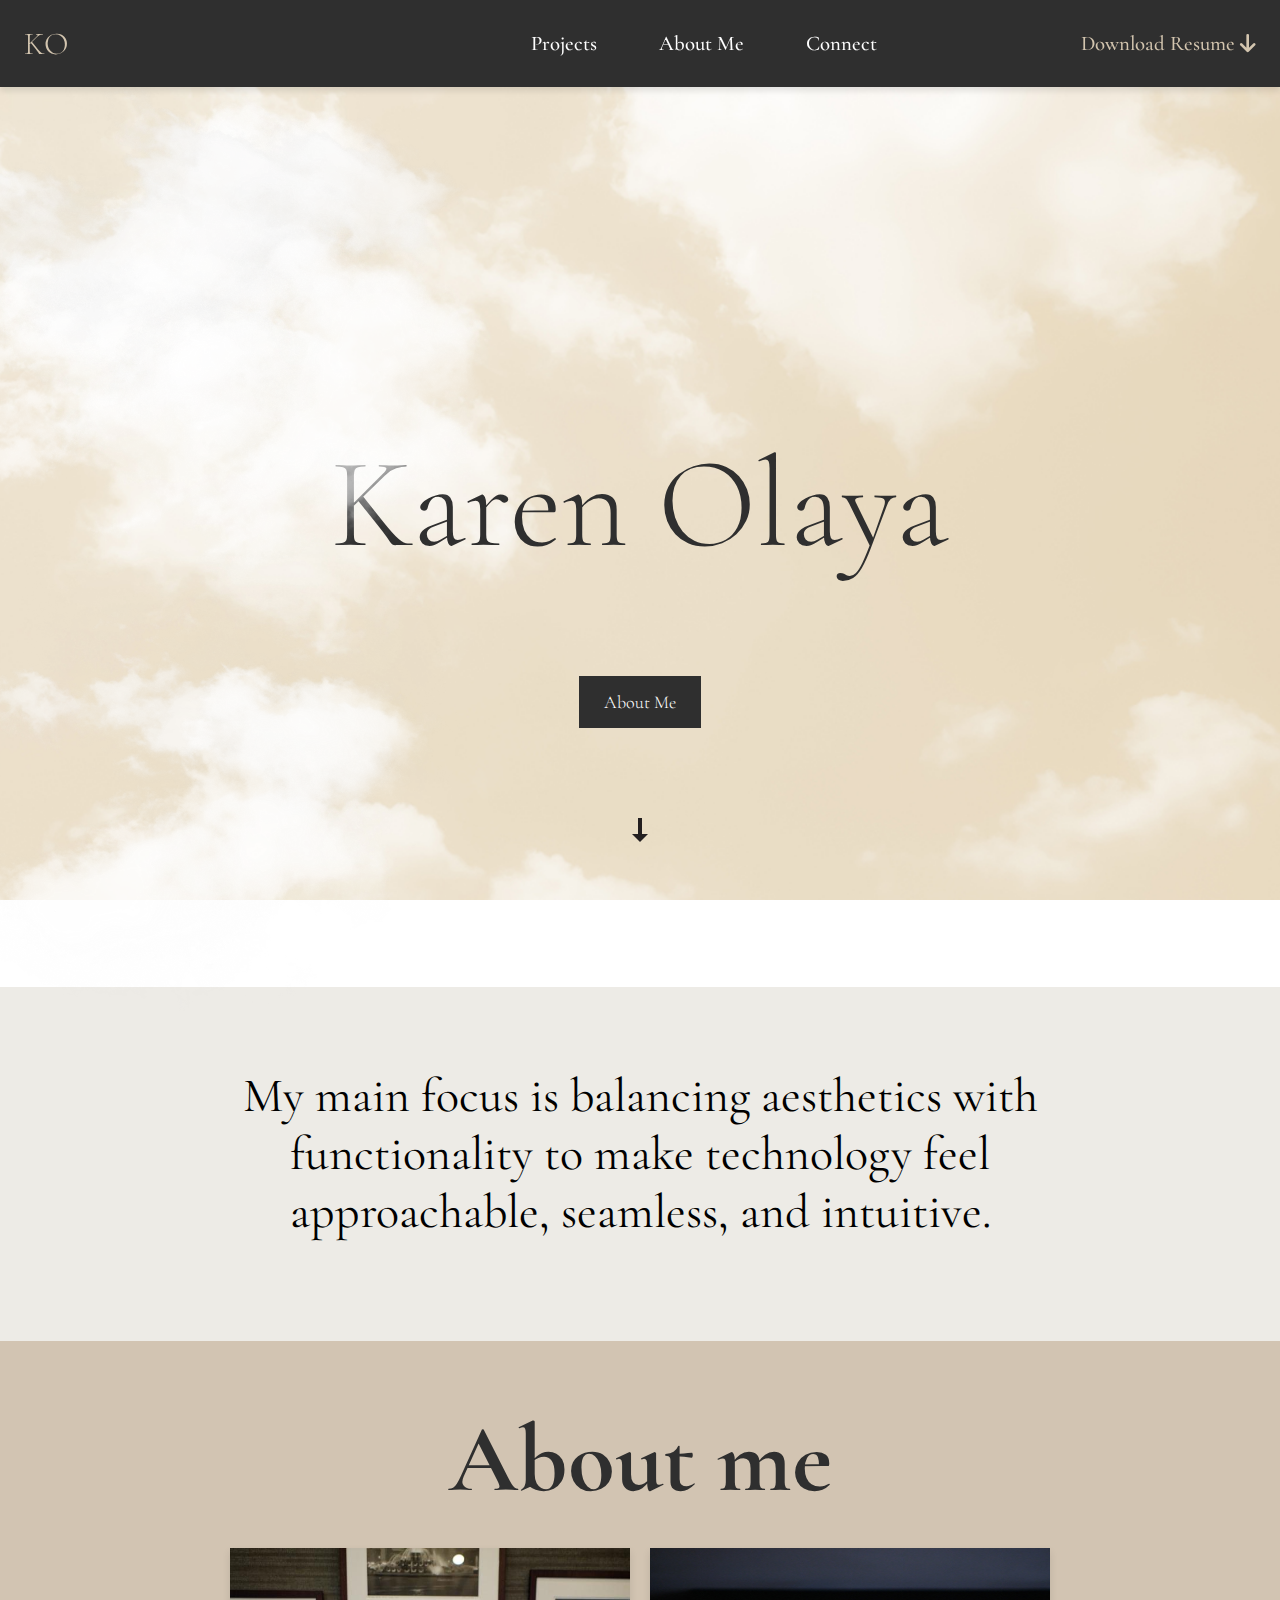
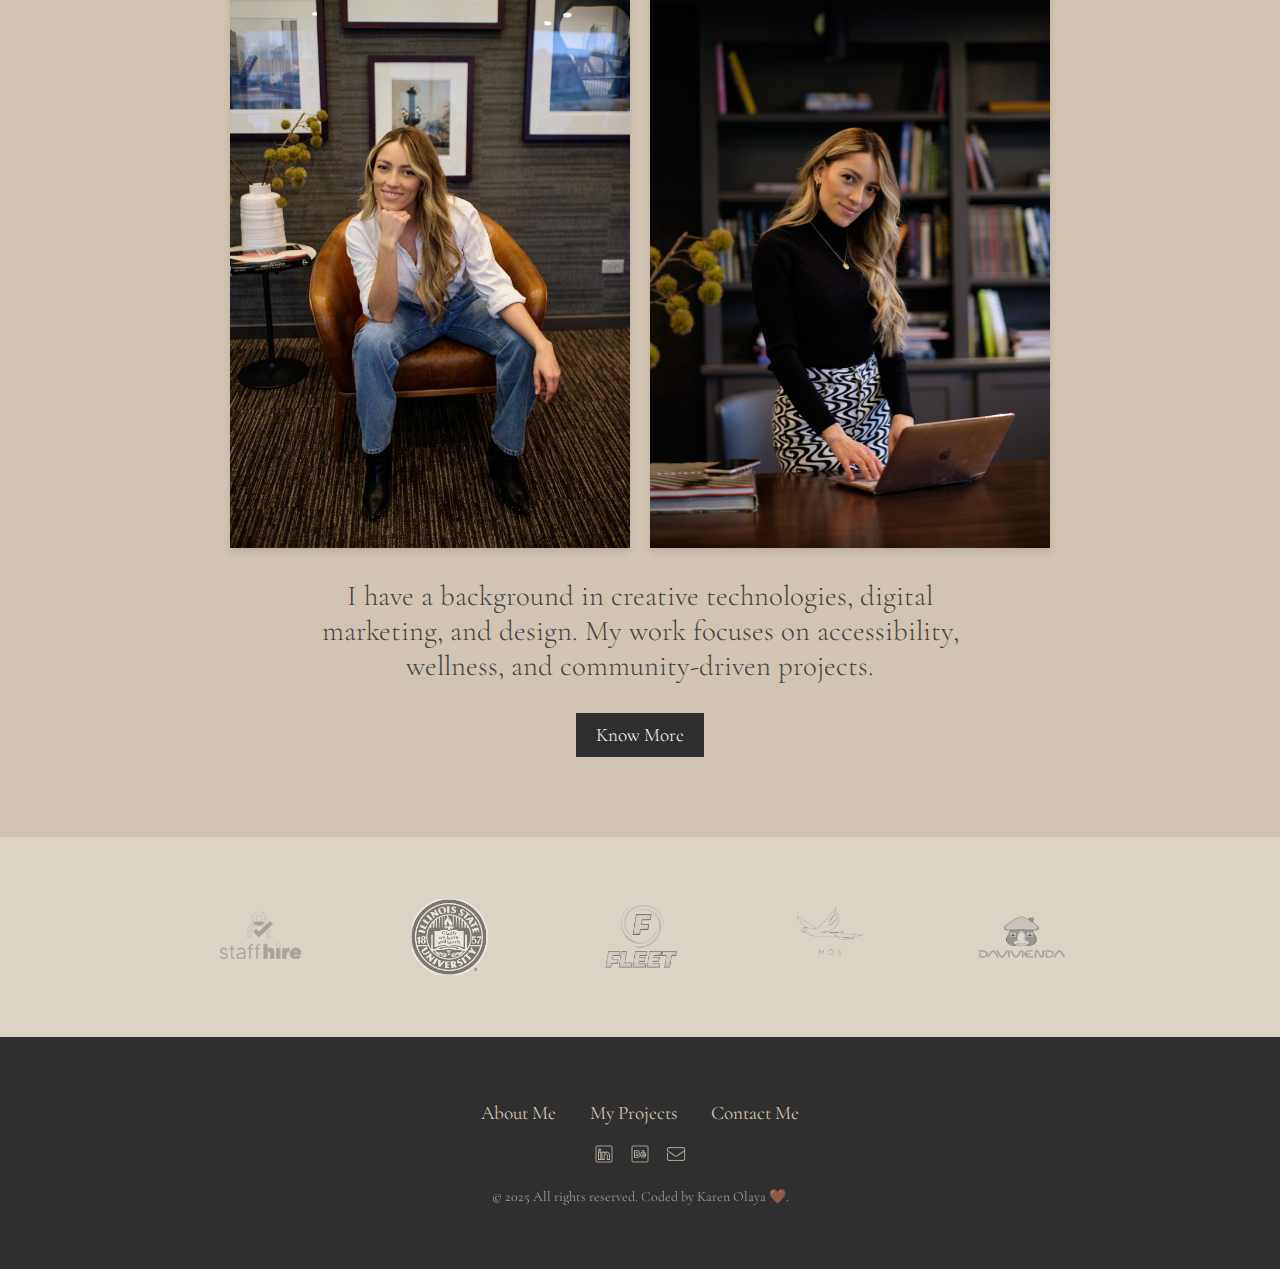
<file: Assignment3/assignment3.html>
<!DOCTYPE html>
<html lang="en">
  <head>
    <meta charset="UTF-8" />
    <meta name="viewport" content="width=device-width, initial-scale=1.0" />
    <meta
      name="keywords"
      content="Karen Olaya, portfolio, web developer, creative technologies, projects, community, wellness, accessibility"
    />
    <title>Karen Olaya Portfolio</title>
    <link rel="preconnect" href="https://fonts.googleapis.com" />
    <link rel="preconnect" href="https://fonts.gstatic.com" crossorigin />
    <link
      href="https://fonts.googleapis.com/css2?family=Cormorant+Garamond:ital,wght@0,300;0,400;0,500;0,600;0,700;1,300;1,400;1,500;1,600;1,700&family=Marko+One&family=Unna:ital,wght@0,400;0,700;1,400;1,700&display=swap"
      rel="stylesheet"
    />

    <link
      rel="stylesheet"
      href="https://cdnjs.cloudflare.com/ajax/libs/font-awesome/6.5.0/css/all.min.css"
    />
    <link rel="stylesheet" href="styles.css" />
  </head>

  <body id="home">
    <nav class="navbar">
      <div class="logo">
        <a href="#" class="interactive">KO</a>
      </div>

      <button class="hamburger" aria-label="Open navigation menu">
        <i class="fa fa-bars"></i>
      </button>

      <ul class="nav-links" id="nav-menu">
        <li><a href="#work-section">Projects</a></li>
        <li><a href="#transition-section">About Me</a></li>
        <li>
          <a href="https://www.linkedin.com/in/karenolayamur23/">Connect</a>
        </li>
      </ul>
      <div class="resume-download">
        <a href="resume.pdf" download aria-label="Download Resume">
          Download Resume <i class="fas fa-arrow-down" aria-hidden="true"></i>
        </a>
      </div>
    </nav>
    <main>
      <div class="clouds-container">
        <div class="cloud cloud1"></div>
        <div class="cloud cloud2"></div>
        <div class="cloud cloud3"></div>
        <div class="cloud cloud4"></div>
        <div class="cloud cloud5"></div>
        <div class="cloud cloud7"></div>
        <div class="cloud cloud8"></div>
      </div>
      <div class="text-overlay">
        <h1>Karen Olaya</h1>
        <h2 id="dynamic-text">Hi, I'm a digital marketer.</h2>
        <script src="script.js"></script>
        <a href="#work-section" class="projects-button">About Me</a>
      </div>

      <div class="arrow-container">
        <svg
          class="arrow"
          xmlns="http://www.w3.org/2000/svg"
          viewBox="0 0 24 24"
          width="48"
          height="48"
        >
          <path d="M12 16l4-4h-3V4h-2v8H8z" fill="#231f20" />
        </svg>
      </div>
    </main>
    <section id="expertice">
      <div class="expertice-container">
        <p>
          My main focus is balancing aesthetics with functionality to make
          technology feel approachable, seamless, and intuitive.
        </p>
      </div>
    </section>

    <section id="about-me">
      <div class="about-container">
        <h2>About me</h2>

        <div class="images">
          <img src="Images/IMG_0845.JPG" alt="Karen presenting her work" />
          <img src="Images/DSCF1324.jpg" alt="Karen working at her computer" />
        </div>

        <p class="experience">
          I have a background in creative technologies, digital marketing, and
          design. My work focuses on accessibility, wellness, and
          community-driven projects.
        </p>

        <a href="#transition-section" class="about-button">Know More</a>
      </div>
    </section>

    <section class="companies-logos">
      <div class="logo-container">
        <img src="Images/StaffHire.svg" alt="Staffing company logo" />
        <img src="Images/ISU.svg" alt="Illinois State Unieristy Logo" />
        <img src="Images/Fleet.svg" alt="Trucking company logo" />
        <img src="Images/Mos.svg" alt="Clothing company logo" />
        <img src="Images/Davivienda.svg" alt="Bank davivienda logo" />
      </div>
    </section>

    <script>
      document
        .querySelector(".hamburger")
        .addEventListener("click", function () {
          document.querySelector(".nav-links").classList.toggle("active");
        });

      const phrases = [
        "Hi, I'm a web developer.",
        "Hi, I'm a content creator.",
        "Hi, I'm a graphic designer.",
        "Hi, I'm a researcher.",
      ];

      let currentPhrase = 0;
      const textElement = document.querySelector("#dynamic-text");

      function typeText(phrase, index) {
        if (index < phrase.length) {
          textElement.textContent = phrase.substring(0, index + 1);
          setTimeout(() => typeText(phrase, index + 1), 100);
        }
      }

      function changeText() {
        textElement.textContent = "";
        typeText(phrases[currentPhrase], 0);
        currentPhrase = (currentPhrase + 1) % phrases.length;
      }

      setInterval(changeText, 4000);
    </script>
  </body>

  <footer class="footer">
    <div class="footer-container">
      <nav class="footer-nav">
        <a href="#about">About Me</a>
        <a href="#projects">My Projects</a>
        <a href="#contact">Contact Me</a>
      </nav>

      <div class="social-icons">
        <a href="https://www.behance.net/tuperfil" target="_blank">
          <img src="icons/icons8-linkedin-50.png" alt="Behance" />
        </a>
        <a href="https://www.linkedin.com/in/tuperfil" target="_blank">
          <img src="icons/icons8-behance-50.png" alt="LinkedIn" />
        </a>
        <a href="mailto:tucorreo@example.com">
          <img src="icons/icons8-email-48.png" alt="Email" />
        </a>
      </div>

      <div class="footer-text">
        <p>© 2025 All rights reserved. Coded by Karen Olaya 🤎.</p>
      </div>
    </div>
  </footer>
</html>
</file>
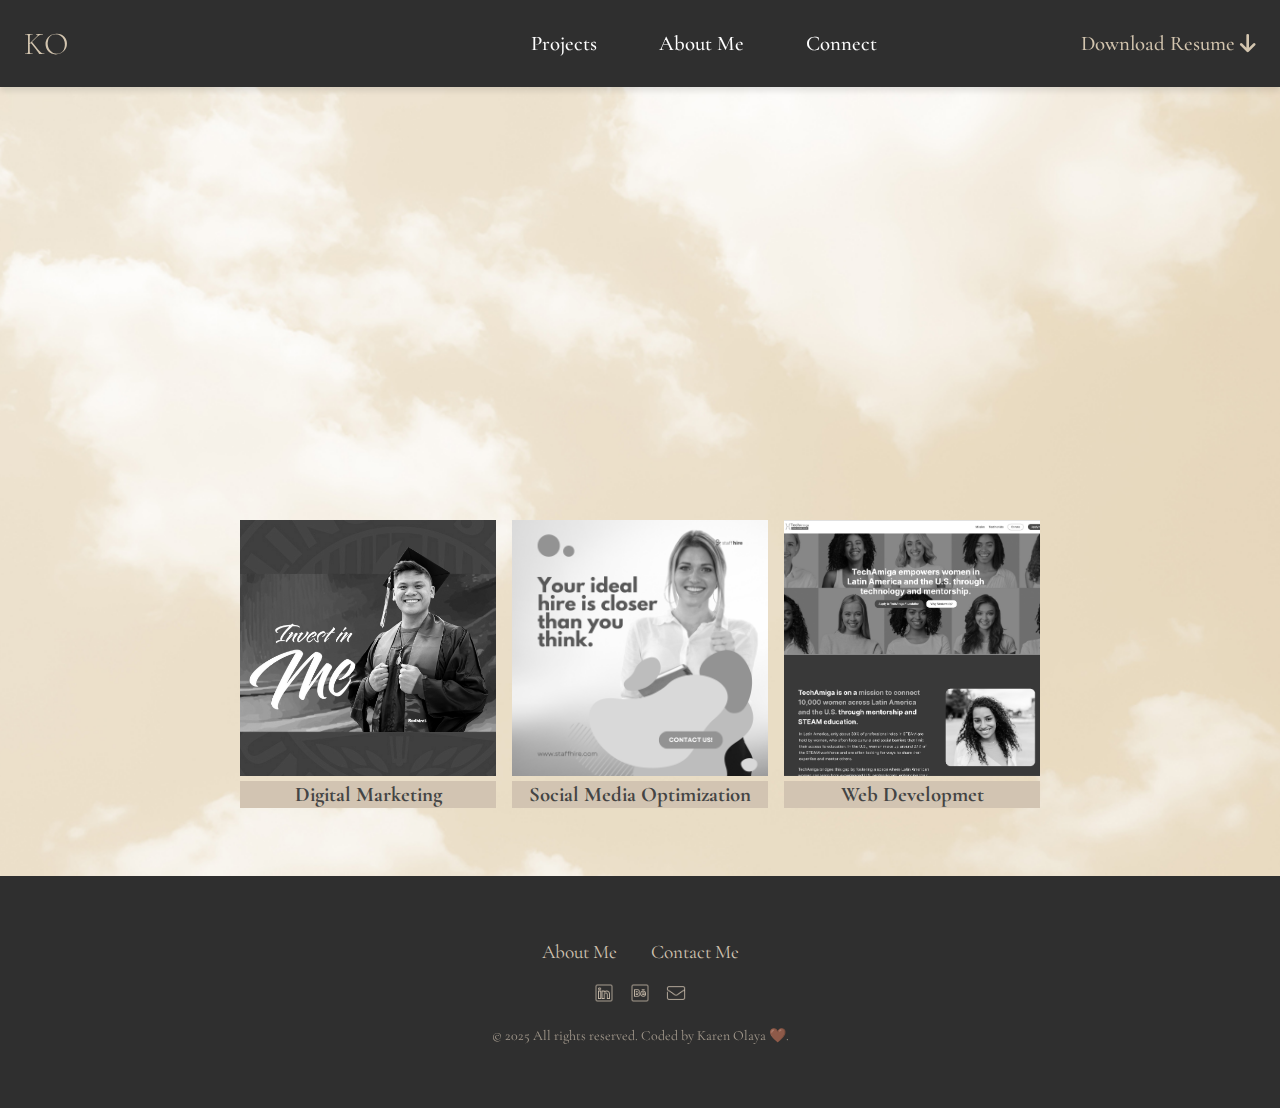
<file: Assignment3/Projects.html>
<!DOCTYPE html>
<html lang="en">
  <head>
    <meta charset="UTF-8" />
    <meta name="viewport" content="width=device-width, initial-scale=1.0" />
    <meta
      name="keywords"
      content="Karen Olaya, portfolio, web developer, creative technologies, projects, community, wellness, accessibility"
    />
    <title>Karen Olaya Portfolio</title>
    <link rel="preconnect" href="https://fonts.googleapis.com" />
    <link rel="preconnect" href="https://fonts.gstatic.com" crossorigin />
    <link
      href="https://fonts.googleapis.com/css2?family=Cormorant+Garamond:ital,wght@0,300;0,400;0,500;0,600;0,700;1,300;1,400;1,500;1,600;1,700&family=Marko+One&family=Unna:ital,wght@0,400;0,700;1,400;1,700&display=swap"
      rel="stylesheet"
    />

    <link
      rel="stylesheet"
      href="https://cdnjs.cloudflare.com/ajax/libs/font-awesome/6.5.0/css/all.min.css"
    />
    <link rel="stylesheet" href="styles.css" />
  </head>

  <body id="home">
    <nav class="navbar">
      <div class="logo">
        <a href="#" class="interactive">KO</a>
      </div>

      <button class="hamburger" aria-label="Open navigation menu">
        <i class="fa fa-bars"></i>
      </button>

      <ul class="nav-links" id="nav-menu">
        <li><a href="#work-section">Projects</a></li>
        <li><a href="#transition-section">About Me</a></li>
        <li>
          <a href="https://www.linkedin.com/in/karenolayamur23/">Connect</a>
        </li>
      </ul>
      <div class="resume-download">
        <a href="resume.pdf" download aria-label="Download Resume">
          Download Resume <i class="fas fa-arrow-down" aria-hidden="true"></i>
        </a>
      </div>
    </nav>

    <section class="design-purpose">
      <h1>For Those Seeking</h1>
      <h2>Design with Purpose</h2>
      <p>
        I create designs that blend creativity and accessibility, solving
        real-world problems while enhancing user experience. Every project is
        crafted with care, focusing on community, wellness, and making an
        impactful difference.
      </p>
    </section>

    <section class="projects-section">
      <div class="projects-container">
        <div class="project-images">
          <div class="project" id="project-1" onclick="showModal(1)">
            <img src="Images/ISU.png" alt="Project 1" />
            <h3>Digital Marketing</h3>
          </div>

          <div class="project" id="project-2" onclick="showModal(2)">
            <img src="Images/we are hiring (1).png" alt="Project 2" />
            <h3>Social Media Optimization</h3>
          </div>

          <div class="project" id="project-3" onclick="showModal(3)">
            <img src="Images/techamiga.png" alt="Project 3" />
            <h3>Web Developmet</h3>
          </div>
        </div>
      </div>
    </section>

    <div class="modal" id="modal" style="display: none">
      <div class="modal-content">
        <span class="close" onclick="closeModal()">&times;</span>
        <h2 id="modal-title"></h2>
        <p id="modal-description"></p>
      </div>
    </div>

    <footer class="footer">
      <div class="footer-container">
        <nav class="footer-nav">
          <a href="#about">About Me</a>
          <a href="#contact">Contact Me</a>
        </nav>

        <div class="social-icons">
          <a href="https://www.behance.net/tuperfil" target="_blank">
            <img src="icons/icons8-linkedin-50.png" alt="Behance" />
          </a>
          <a href="https://www.linkedin.com/in/tuperfil" target="_blank">
            <img src="icons/icons8-behance-50.png" alt="LinkedIn" />
          </a>
          <a href="mailto:tucorreo@example.com">
            <img src="icons/icons8-email-48.png" alt="Email" />
          </a>
        </div>

        <div id="modal" class="modal">
          <div class="modal-content">
            <span class="close">&times;</span>
            <h2>Información del Proyecto</h2>
            <p>Detalles sobre el proyecto aquí...</p>
          </div>
        </div>

        <div class="footer-text">
          <p>© 2025 All rights reserved. Coded by Karen Olaya 🤎.</p>
        </div>
      </div>
    </footer>

    <script src="script.js"></script>
  </body>
</html>
</file>
<file: Assignment3/styles.css>
* {
  margin: 0;
  padding: 0;
  box-sizing: border-box;
  font-family: "Cormorant Garamond", serif;
}

body {
  margin: 0;
  padding: 0;
  width: 100%;
  height: 100%;
  display: flex;
  flex-direction: column;
  overflow-x: hidden;
}

#home {
  background: url("Images/background.jpg") no-repeat center center fixed;
  background-size: cover;
  background-position: center;
}

#projects {
  background: linear-gradient(
      rgba(255, 255, 255, 0.5),
      rgba(255, 255, 255, 0.5)
    ),
    url("Images/background.jpg");
  background-size: cover;
  background-position: center;
  background-repeat: no-repeat;
  min-height: 30vh;
  padding: 0;
}

.navbar {
  display: flex;
  justify-content: space-between;
  align-items: center;
  padding: 1.5rem 6%;
  padding-left: 5%;
  background-color: #2f2f2f;
  position: sticky;
  top: 0;
  z-index: 1000;
  box-shadow: 0 4px 6px rgba(0, 0, 0, 0.1);
}

.navbar .logo a {
  font-size: 2rem;
  font-weight: 100;
  text-decoration: none;
  color: #d3c5af;
}

.navbar .logo a:hover {
  color: white;
}

.nav-links {
  display: flex;
  list-style: none;
  gap: 2rem;
  margin-left: 10%;
}

.hamburger {
  display: none;
  background: none;
  border: none;
  cursor: pointer;
  font-size: 1.5rem;
  color: white;
}

.hamburger:checked + .nav-links {
  display: contents;
}

.nav-links li a {
  text-decoration: none;
  color: white;
  font-size: 1.3rem;
  font-weight: 500;
  padding: 0.5rem 1rem;
  border-radius: 5px;
}

.nav-links li a:hover {
  text-decoration: underline;
}

.resume-download a {
  color: #d3c5af;
  font-size: 1.3rem;
  text-decoration: none;
  font-weight: 500;
  display: flex;
  align-items: center;
  gap: 0.3rem;
}

.resume-download a:hover {
  text-decoration: underline;
}
.top-line {
  width: 100%;
  height: 1px;
  background-color: #e4e2e7;
}

.second-section {
  display: flex;
  align-items: center;
  justify-content: center;
  padding: 5rem 5%;
  color: #4d5357;
}

.content-container {
  display: flex;
  flex-wrap: wrap;
  align-items: center;
  justify-content: space-between;
  max-width: 1200px;
  margin: 0 auto;
  gap: 4rem;
}

.text-content {
  flex: 1;
  max-width: 650px;
  text-align: left;
}

.main-heading {
  font-size: 3rem;
  font-weight: 800;
  margin-bottom: 1rem;
  color: #4d5357;
  padding-right: 90px;
  position: relative;
  line-height: 3.3rem;
}

.sub-heading {
  font-size: 1.31rem;
  font-weight: 400;
  color: #4d5357;
  text-align: left;
  position: relative;
  line-height: 2rem;
}

.clouds-container {
  position: relative;
  width: 100%;
  height: 100%;
}

.cloud {
  position: absolute;
  width: 30vw;
  height: 25vw;
  background-size: contain;
  background-repeat: no-repeat;
  animation: move linear infinite;
  opacity: 0.8;
  z-index: 1;
  will-change: transform;
}

.cloud1 {
  background-image: url("Images/cloud8.png");
  top: 20px;
  animation-duration: 40s;
  animation-delay: -5s;
  transform: scale(1.5);
}

.cloud2 {
  background-image: url("Images/cloud2.png");
  top: 70px;
  animation-duration: 18s;
  animation-delay: -3s;
  transform: scale(1.7);
}

.cloud3 {
  background-image: url("Images/cloud3.png");
  top: 120px;
  animation-duration: 30s;
  animation-delay: -7s;
  transform: scale(1.6);
}

.cloud4 {
  background-image: url("Images/cloud4.png");
  top: 160px;
  animation-duration: 40s;
  animation-delay: -2s;
  transform: scale(1.5);
}

.cloud5 {
  background-image: url("Images/cloud5.png");
  top: 250px;
  animation-duration: 17s;
  animation-delay: -4s;
  transform: scale(1.8);
}

.cloud7 {
  background-image: url("Images/cloud7.png");
  top: 500px;
  animation-duration: 15s;
  animation-delay: -8s;
  transform: scale(1.75);
}

.cloud8 {
  background-image: url("Images/cloud8.png");
  top: 600px;
  animation-duration: 30s;
  animation-delay: -1s;
  transform: scale(1.65);
}

.text-overlay {
  display: flex;
  flex-direction: column;
  justify-content: center;
  align-items: center;
  text-align: center;
  font-family: "Inter", sans-serif;
  z-index: 10;
  color: #2f2f2f;
  height: 100vh;
  padding: 2rem 0;
}

.text-overlay h1 {
  font-size: 8rem;
  font-weight: lighter;
  margin-bottom: 0.5rem;
  margin-top: 80px;
}

.text-overlay h2 {
  font-size: 3rem;
  font-weight: 400;
  margin-bottom: 0.5rem;
  overflow: hidden;
  white-space: nowrap;
  width: 0;
  animation: typing 3s steps(40) 1s forwards,
    blink 0.99s step-end infinite alternate;
}

.projects-button {
  display: inline-block;
  margin-top: 20px;
  padding: 15px 25px;
  font-size: 18px;
  font-weight: lighter;
  color: white;
  background-color: #2f2f2f;
  text-decoration: none;
  transition: background-color 0.3s ease-in-out, transform 0.2s;
}

.projects-button:hover {
  background-color: #555;
  color: white;
  transform: scale(1.05);
  text-decoration: underline;
}

.text-overlay h2 span {
  display: inline-block;
}

.text-overlay p {
  display: flex;
  flex-direction: column;
  justify-content: center;
  text-align: center;
}

@keyframes move {
  from {
    transform: translateX(110vw);
  }
  to {
    transform: translateX(-600px);
  }
}

.arrow-container {
  position: absolute;
  top: 90%;
  left: 50%;
  transform: translateX(-50%);
  z-index: 10;
}

.arrow {
  animation: bounce 1s ease-in-out infinite;
}

#expertice {
  width: 100%;
  background-color: #edebe6;
  padding: 80px;
  text-align: center;
  position: relative;
}

.expertice-container {
  max-width: 800px;
  margin: 0 auto;
  font-size: 3rem;
  height: auto;
  padding-bottom: 20px;
}

#about-me {
  width: 100%;
  padding: 50px 5%;
  padding-bottom: 80px;
  background-color: #d2c4b2;
  text-align: center;
}

.about-container h2 {
  font-size: 6rem;
  color: #2f2f2f;
  margin-bottom: 10px;
  margin-top: 10px;
}

.images {
  display: flex;
  justify-content: center;
  gap: 20px;
  margin: 30px 0;
}

.images img {
  width: 400px;
  height: auto;
  max-width: 100%;
  box-shadow: 0 4px 8px rgba(0, 0, 0, 0.1);
  transition: transform 0.6s cubic-bezier(0.25, 0.1, 0.25, 1),
    opacity 0.6s ease-out;
}

.images img:hover {
  transform: scale(0.95);
  opacity: 0.9;
}

.about-container .experience {
  font-size: 1.8rem;
  font-weight: 300;
  color: #444;
  margin: 20px 0;
  max-width: 700px;
  margin-left: auto;
  margin-right: auto;
}

.about-button {
  display: inline-block;
  padding: 10px 20px;
  font-size: 1.2rem;
  font-weight: lighter;
  color: white;
  background-color: #2f2f2f;
  text-decoration: none;
  transition: 0.3s;
  margin-top: 10px;
}

.about-button:hover {
  background-color: #555;
  text-decoration: underline;
}

.companies-logos {
  background-color: #dbd3c5;
  padding: 50px 0;
}

.logo-container {
  display: flex;
  flex-wrap: wrap;
  justify-content: center;
  gap: 90px;
  opacity: 1;
}

.logo-container img {
  width: 100px;
  height: auto;
  opacity: 0.5;
}

.logo-container img:hover {
  opacity: 1;
  transform: scale(1.02);
}

@keyframes bounce {
  0%,
  100% {
    transform: translateY(0);
  }
  50% {
    transform: translateY(10px);
  }
}

@keyframes typing {
  0% {
    width: 0;
  }
  100% {
    width: 100%;
  }
}

@keyframes blink {
  50% {
    border-color: transparent;
  }
}

.footer {
  background-color: #2f2f2f;
  color: #ffffff;
  padding: 4rem 0;
  text-align: center;
}

.footer-container {
  display: flex;
  flex-direction: column;
  align-items: center;
  gap: 1.2rem;
}

.footer-nav a {
  color: #d2c4b2;
  margin: 0 15px;
  text-decoration: none;
  font-size: 1.2rem;
}

.footer-nav a:hover {
  text-decoration: underline;
}

.social-icons {
  display: flex;
  gap: 1rem;
}

.social-icons img {
  width: 20px;
  transition: transform 0.3s;
}

.social-icons a:hover img {
  transform: scale(1.1);
}

.footer-text p {
  font-size: 0.875rem;
  opacity: 0.7;
  text-align: center;
  color: #d2c4b2;
}

.footer-text p span {
  font-weight: bold;
  color: #e4e2e7;
}

/* PROJECT PAGE */

.design-purpose {
  text-align: center;
  color: black;
  margin-top: 50px;
  margin-bottom: 50px;
  padding: 0 20px;
  opacity: 0;
  animation: fadeIn 3s ease-out forwards;
}

@keyframes fadeIn {
  0% {
    opacity: 0;
  }
  100% {
    opacity: 1;
  }
}

.design-purpose h1,
.design-purpose h2,
.design-purpose p {
  margin: 0;
  padding: 0;
}

.design-purpose h1 {
  font-size: 3rem;
  font-weight: bold;
  margin-top: 50px;
}

.design-purpose h2 {
  font-size: 2.5rem;
  font-weight: 600;
  font-style: italic;
  font-weight: lighter;
}

.design-purpose p {
  font-size: 1.8rem;
  font-weight: lighter;
  line-height: 1.4;
  max-width: 900px;
  margin: 20px auto;
  text-align: center;
}
/*Project Section */
.project-images {
  display: grid;
  grid-template-columns: repeat(3, 20%);
  grid-template-rows: repeat(2, auto);
  justify-content: center;
  gap: 1rem;
  padding: 1rem 0;
  margin-bottom: 20px;
}

.project {
  position: relative;
  width: 100%;
  max-width: 300px;
  margin-bottom: 1rem;
  cursor: pointer;
  transition: all 0.3s ease;
  overflow: hidden;
  text-align: center;
}

.project img {
  width: 100%;
  filter: grayscale(100%);
  transition: transform 0.3s ease, filter 0.3s ease;
}

.project:hover img {
  filter: grayscale(0%);
  transform: scale(1.05);
}

.project h3 {
  position: static;
  font-size: 1.3rem;
  color: #444;
  background-color: #d2c4b2;
  padding: 1px 6px;
  margin: 0;
}

/* Modal */
.modal {
  position: fixed;
  top: 0;
  left: 0;
  width: 100%;
  height: 100%;
  background: rgba(0, 0, 0, 0.7);
  display: none;
  justify-content: center;
  align-items: center;
  z-index: 1001;
  transition: opacity 0.3s ease;
}

.modal-content {
  background-color: white;
  padding: 2rem;
  max-width: 600px;
  width: 80%;
  border-radius: 5px;
  text-align: center;
  position: relative;
}

.modal .close {
  position: absolute;
  top: 10px;
  right: 20px;
  font-size: 2rem;
  color: #333;
  cursor: pointer;
  transition: color 0.3s;
}

.modal .close:hover {
  color: #d2c4b2;
}
@media (max-width: 768px) {
  .project {
    width: calc(50% - 1rem);
  }
}

@media (max-width: 480px) {
  .project {
    width: 100%;
  }
}

/* MEDIA QUERIES HOME PAGE*/

/* Mobile Styles (Less than 600px) */
@media screen and (max-width: 600px) {
  .navbar {
    padding: 1rem;
  }

  .nav-links {
    display: none;
    flex-direction: column;
    width: 100%;
    text-align: center;
    background-color: #333;
    position: absolute;
    top: 60px;
    left: 0;
    right: 0;
    margin: 0 auto;
    box-sizing: border-box;
    padding: 1rem;
    font-size: 12px;
  }

  .nav-links.active {
    display: flex;
  }

  .hamburger {
    display: block;
    cursor: pointer;
    font-size: 30px;
    color: white;
  }

  .hamburger span {
    display: block;
    width: 25px;
    height: 3px;
    background-color: white;
    margin: 4px 0;
  }

  #home {
    max-height: 20%;
  }

  #projects {
    max-height: 30%;
  }

  .text-overlay h1 {
    font-size: 60px;
  }

  #dynamic-text {
    font-size: 32px;
  }
  .expertice-container {
    font-size: 24px;
  }

  .about-container h2 {
    font-size: 50px;
  }

  .images img {
    width: 200px;
    height: auto;
  }

  .about-container .experience {
    font-size: 20px;
  }

  .logo-container img {
    width: 20%;
    max-width: 80px;
  }
}

/* Tablet Styles (600px to 1024px) */
@media screen and (min-width: 601px) and (max-width: 1024px) {
  .navbar {
    padding: 1.5rem;
  }

  .nav-links {
    display: flex;
    flex-direction: row;
    gap: 20px;
    margin-left: auto;
    font-size: 10px;
  }

  .hamburger {
    display: none;
  }

  .logo {
    width: 130px;
  }

  .nav-links li {
    font-size: 10px;
  }

  .company-logo {
    width: 100px;
  }

  img {
    max-width: 90%;
  }
}

/* Desktop Styles (Larger than 1024px) */
@media screen and (min-width: 1025px) {
  .navbar {
    padding: 1.5rem;
  }

  .nav-links {
    display: flex;
    flex-direction: row;
    gap: 30px;
  }

  .hamburger {
    display: none;
  }

  .logo {
    width: 180px;
  }

  .nav-links li {
    font-size: 1.2rem;
  }

  .company-logo {
    width: 150px;
  }

  img {
    max-width: 100%;
  }
}
</file>
